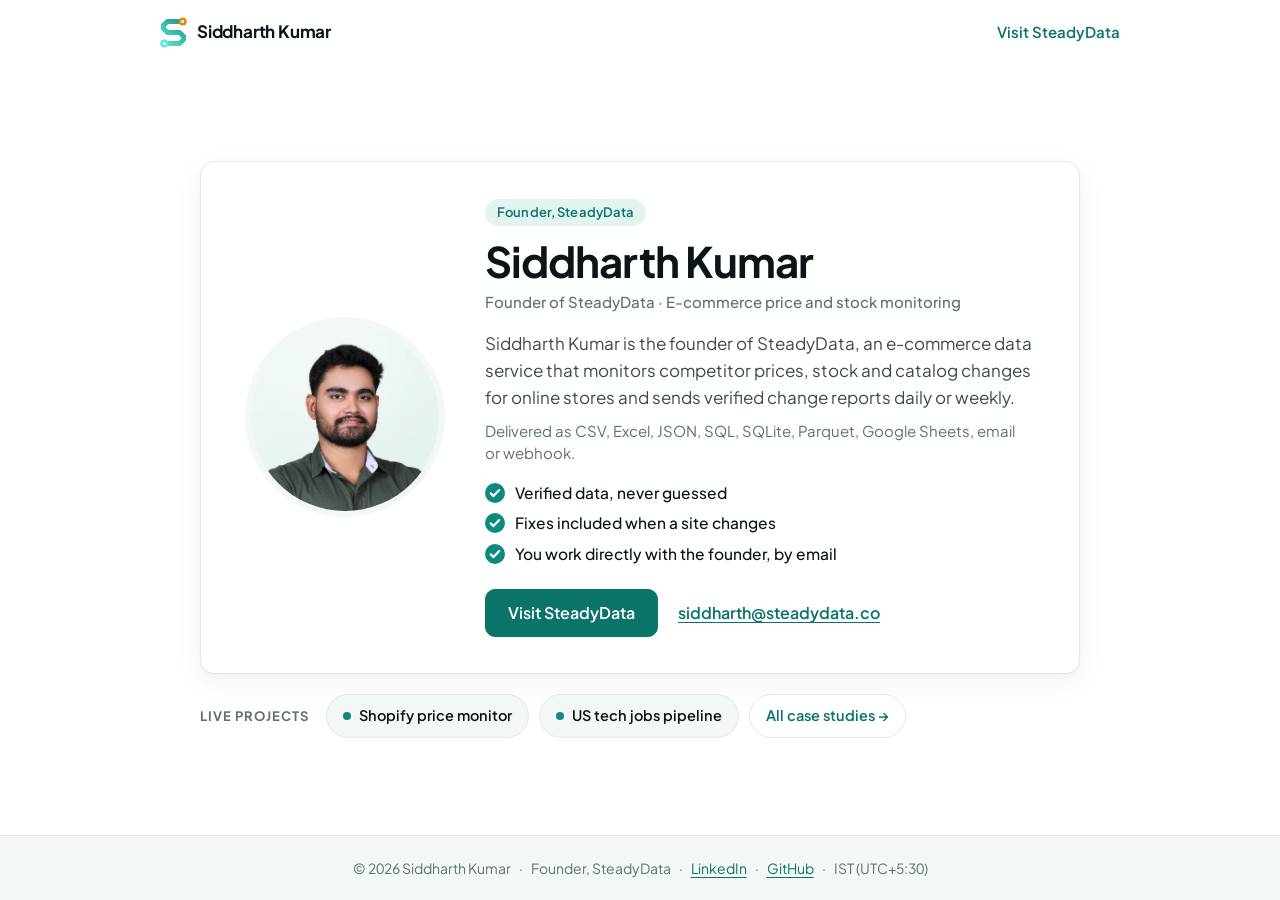
<file: index.html>
<!doctype html>
<html lang="en">
<head>
<meta charset="utf-8">
<meta name="viewport" content="width=device-width, initial-scale=1">
<meta http-equiv="Content-Security-Policy" content="default-src 'none'; img-src 'self'; style-src 'self'; font-src 'self'; connect-src 'self'; manifest-src 'self'; base-uri 'none'; form-action 'none'">
<meta name="referrer" content="strict-origin-when-cross-origin">
<title>Siddharth Kumar | Founder of SteadyData</title>
<meta name="description" content="Siddharth Kumar is the founder of SteadyData, an e-commerce data service that monitors competitor prices, stock and catalog changes for online stores.">
<link rel="canonical" href="https://siddharthkumar.com/">
<meta name="author" content="Siddharth Kumar">
<meta name="theme-color" content="#FFFFFF">
<meta name="color-scheme" content="light">
<link rel="icon" href="/favicon.ico" sizes="32x32">
<link rel="icon" href="/assets/img/icon.svg" type="image/svg+xml">
<link rel="apple-touch-icon" href="/assets/img/apple-touch-icon.png">
<link rel="manifest" href="/site.webmanifest">
<link rel="preload" href="assets/fonts/plus-jakarta-sans.woff2" as="font" type="font/woff2" crossorigin>
<link rel="stylesheet" href="assets/style.css?v=5">

<meta property="og:type" content="profile">
<meta property="og:site_name" content="Siddharth Kumar">
<meta property="og:url" content="https://siddharthkumar.com/">
<meta property="og:title" content="Siddharth Kumar | Founder of SteadyData">
<meta property="og:description" content="Siddharth Kumar is the founder of SteadyData, an e-commerce data service that monitors competitor prices, stock and catalog changes for online stores.">
<meta property="og:image" content="https://siddharthkumar.com/assets/og.png">
<meta property="og:image:type" content="image/png">
<meta property="og:image:width" content="1200">
<meta property="og:image:height" content="630">
<meta property="og:image:alt" content="Photo of Siddharth Kumar with the text: Siddharth Kumar, Founder, SteadyData. E-commerce price and stock monitoring.">
<meta property="profile:first_name" content="Siddharth">
<meta property="profile:last_name" content="Kumar">
<meta name="twitter:card" content="summary_large_image">
<meta name="twitter:title" content="Siddharth Kumar | Founder of SteadyData">
<meta name="twitter:description" content="Siddharth Kumar is the founder of SteadyData, an e-commerce data service that monitors competitor prices, stock and catalog changes for online stores.">
<meta name="twitter:image" content="https://siddharthkumar.com/assets/og.png">
<meta name="twitter:image:alt" content="Photo of Siddharth Kumar with the text: Siddharth Kumar, Founder, SteadyData. E-commerce price and stock monitoring.">

<script type="application/ld+json">
{
  "@context": "https://schema.org",
  "@type": "ProfilePage",
  "url": "https://siddharthkumar.com/",
  "name": "Siddharth Kumar | Founder of SteadyData",
  "dateModified": "2026-11-22",
  "mainEntity": {
    "@type": "Person",
    "@id": "https://siddharthkumar.com/#person",
    "name": "Siddharth Kumar",
    "url": "https://siddharthkumar.com/",
    "image": "https://siddharthkumar.com/assets/img/siddharth-kumar.webp",
    "email": "siddharth@steadydata.co",
    "jobTitle": "Founder",
    "description": "Siddharth Kumar is the founder of SteadyData, an e-commerce data service that monitors competitor prices, stock and catalog changes for online stores and sends verified change reports daily or weekly.",
    "worksFor": {
      "@type": "Organization",
      "@id": "https://steadydata.co/#org",
      "name": "SteadyData",
      "url": "https://steadydata.co/",
      "logo": "https://steadydata.co/assets/img/logo-512.png"
    },
    "knowsAbout": [
      "price monitoring",
      "competitor price tracking",
      "stock monitoring",
      "e-commerce data",
      "web scraping",
      "data extraction"
    ],
    "sameAs": [
      "https://www.linkedin.com/in/siddharthkumarx/",
      "https://github.com/siddharthkumarx",
      "https://www.linkedin.com/company/steadydata",
      "https://www.youtube.com/@SteadyData"
    ]
  }
}
</script>
</head>
<body>

<header class="top wrap">
  <a class="brand" href="/">
    <svg xmlns="http://www.w3.org/2000/svg" width="44" height="50" aria-hidden="true" focusable="false" viewBox="10 7 44 50"><defs><linearGradient id="sdmark" x1="49" x2="15" y1="12" y2="52" gradientUnits="userSpaceOnUse"><stop offset="0" stop-color="#1a9486"/><stop offset="1" stop-color="#5fe8d6"/></linearGradient></defs><path fill="none" stroke="url(#sdmark)" stroke-linejoin="round" stroke-width="8" d="M41 14H22l-6.5 6.5v5L22 32h20l6.5 6.5v5L42 50H23"/><path fill="#d98e14" fill-rule="evenodd" d="M40.4 14a6.6 6.6 0 1 0 13.2 0 6.6 6.6 0 1 0-13.2 0m4.1 0a2.5 2.5 0 1 1 5 0 2.5 2.5 0 1 1-5 0"/><path fill="#5fe8d6" fill-rule="evenodd" d="M10.4 50a6.6 6.6 0 1 0 13.2 0 6.6 6.6 0 1 0-13.2 0m4.1 0a2.5 2.5 0 1 1 5 0 2.5 2.5 0 1 1-5 0"/></svg>
    <span>Siddharth Kumar</span>
  </a>
  <a class="top-link" href="https://steadydata.co">Visit SteadyData</a>
</header>

<main class="wrap">
  <section class="card" aria-labelledby="name">
    <img class="photo" src="assets/img/siddharth-kumar-400.webp" srcset="assets/img/siddharth-kumar-400.webp 400w, assets/img/siddharth-kumar.webp 800w" sizes="(min-width: 768px) 200px, 120px" width="400" height="400" alt="Siddharth Kumar, founder of SteadyData">
    <div>
      <p class="pill">Founder, SteadyData</p>
      <h1 id="name">Siddharth Kumar</h1>
      <p class="sub">Founder of SteadyData · E-commerce price and stock monitoring</p>
      <p class="lead">Siddharth Kumar is the founder of SteadyData, an e-commerce data service that monitors competitor prices, stock and catalog changes for online stores and sends verified change reports daily or weekly.</p>
      <p class="delivery">Delivered as CSV, Excel, JSON, SQL, SQLite, Parquet, Google Sheets, email or webhook.</p>
      <ul class="promises">
        <li><svg viewBox="0 0 20 20" aria-hidden="true" focusable="false"><circle cx="10" cy="10" r="10" fill="#0E8A7D"/><path d="M5.8 10.4l2.7 2.7 5.7-6" fill="none" stroke="#FFFFFF" stroke-width="2.2" stroke-linecap="round" stroke-linejoin="round"/></svg>Verified data, never guessed</li>
        <li><svg viewBox="0 0 20 20" aria-hidden="true" focusable="false"><circle cx="10" cy="10" r="10" fill="#0E8A7D"/><path d="M5.8 10.4l2.7 2.7 5.7-6" fill="none" stroke="#FFFFFF" stroke-width="2.2" stroke-linecap="round" stroke-linejoin="round"/></svg>Fixes included when a site changes</li>
        <li><svg viewBox="0 0 20 20" aria-hidden="true" focusable="false"><circle cx="10" cy="10" r="10" fill="#0E8A7D"/><path d="M5.8 10.4l2.7 2.7 5.7-6" fill="none" stroke="#FFFFFF" stroke-width="2.2" stroke-linecap="round" stroke-linejoin="round"/></svg>You work directly with the founder, by email</li>
      </ul>
      <div class="actions">
        <a class="btn btn-primary" href="https://steadydata.co">Visit SteadyData</a>
        <a class="mail" href="mailto:siddharth@steadydata.co">siddharth@steadydata.co</a>
      </div>
    </div>
  </section>

  <nav class="projects" aria-labelledby="live">
    <h2 id="live">Live projects</h2>
    <ul class="chips">
      <li><a class="chip" href="https://siddharthkumar.com/ecommerce-price-monitor/"><span class="dot" aria-hidden="true"></span>Shopify price monitor</a></li>
      <li><a class="chip" href="https://siddharthkumar.com/job-postings-pipeline/"><span class="dot" aria-hidden="true"></span>US tech jobs pipeline</a></li>
      <li><a class="chip chip-more" href="https://steadydata.co/case-studies/">All case studies →</a></li>
    </ul>
  </nav>
</main>

<footer class="foot">
  <p class="wrap">
    <span>© 2026 Siddharth Kumar</span><span class="sep" aria-hidden="true">·</span>
    <span>Founder, SteadyData</span><span class="sep" aria-hidden="true">·</span>
    <a href="https://www.linkedin.com/in/siddharthkumarx/" rel="me">LinkedIn</a><span class="sep" aria-hidden="true">·</span>
    <a href="https://github.com/siddharthkumarx" rel="me">GitHub</a><span class="sep" aria-hidden="true">·</span>
    <span>IST (UTC+5:30)</span>
  </p>
</footer>

</body>
</html>
</file>
<file: assets/style.css>
@font-face {
  font-family: "Plus Jakarta Sans";
  src: url(fonts/plus-jakarta-sans.woff2) format("woff2");
  font-weight: 400 700;
  font-style: normal;
  font-display: swap;
}

:root {
  --page: #FFFFFF;
  --alt: #F3F8F7;
  --card: #FFFFFF;
  --border: #E2EAE8;
  --heading: #0B1416;
  --body: #3D4B49;
  --muted: #5F716E;
  --accent: #0B7468;
  --accent-hover: #095E55;
  --accent-soft: #E3F3F0;
  --good: #0E8A7D;
  --change: #D98E14;
  --radius: 14px;
  --shadow: 0 1px 2px rgba(11, 20, 22, .04), 0 8px 28px rgba(11, 20, 22, .06);
  --sans: "Plus Jakarta Sans", system-ui, -apple-system, "Segoe UI", Roboto, sans-serif;
  --gutter: 16px;
  color-scheme: light;
}

*, *::before, *::after { box-sizing: border-box; }
html { -webkit-text-size-adjust: 100%; text-size-adjust: 100%; }
body {
  margin: 0;
  min-height: 100vh;
  min-height: 100svh;
  display: flex;
  flex-direction: column;
  background: var(--page);
  color: var(--body);
  font: 400 1rem/1.6 var(--sans);
  font-variant-numeric: tabular-nums;
  -webkit-font-smoothing: antialiased;
}
h1, h2, p, ul { margin: 0; }
a { color: var(--accent); text-underline-offset: 3px; text-decoration-thickness: 1px; }
a:hover { color: var(--accent-hover); }
:focus-visible { outline: 3px solid var(--accent); outline-offset: 3px; border-radius: 6px; }
.nowrap { white-space: nowrap; }

.wrap { width: 100%; max-width: calc(960px + 2 * var(--gutter)); margin: 0 auto; padding: 0 var(--gutter); }

.top {
  display: flex;
  align-items: center;
  justify-content: space-between;
  gap: 16px;
  min-height: 64px;
}
.brand {
  display: inline-flex;
  align-items: center;
  gap: 10px;
  min-height: 44px;
  color: var(--heading);
  font-weight: 700;
  font-size: 1.0625rem;
  letter-spacing: -.012em;
  text-decoration: none;
}
.brand:hover { color: var(--heading); }
.brand svg { width: 27px; height: 31px; flex: none; }
.top-link {
  display: inline-flex;
  align-items: center;
  min-height: 44px;
  font-weight: 600;
  font-size: .9375rem;
  text-decoration: none;
}
.top-link:hover { text-decoration: underline; }

main {
  flex: 1;
  display: flex;
  flex-direction: column;
  justify-content: center;
  gap: 20px;
  padding: 8px 0 20px;
}

.card {
  width: 100%;
  max-width: 880px;
  margin: 0 auto;
  background: var(--card);
  border: 1px solid var(--border);
  border-radius: var(--radius);
  box-shadow: var(--shadow);
  padding: 24px 20px;
  display: grid;
  gap: 20px;
}
.photo {
  display: block;
  width: 120px;
  height: 120px;
  border-radius: 50%;
  border: 4px solid var(--alt);
  object-fit: cover;
  background: var(--alt);
}

.pill {
  display: inline-block;
  background: var(--accent-soft);
  color: var(--accent);
  font-weight: 600;
  font-size: .8125rem;
  line-height: 1;
  letter-spacing: .01em;
  padding: 7px 12px;
  border-radius: 999px;
}
h1 {
  margin-top: 12px;
  color: var(--heading);
  font-size: clamp(2rem, 1.6rem + 1.6vw, 2.625rem);
  line-height: 1.1;
  font-weight: 700;
  letter-spacing: -.022em;
}
.sub {
  margin-top: 6px;
  color: var(--muted);
  font-weight: 500;
  font-size: .9375rem;
}
.lead {
  margin-top: 16px;
  color: var(--body);
  font-size: 1.0625rem;
  line-height: 1.6;
  text-wrap: pretty;
}
.delivery {
  margin-top: 8px;
  color: var(--muted);
  font-size: .9375rem;
  line-height: 1.5;
  text-wrap: pretty;
}

.promises {
  list-style: none;
  padding: 0;
  margin-top: 16px;
  display: grid;
  gap: 6px;
}
.promises li {
  display: flex;
  align-items: flex-start;
  gap: 10px;
  color: var(--heading);
  font-weight: 500;
  font-size: .9688rem;
}
.promises svg { flex: none; width: 20px; height: 20px; margin-top: 2px; }

.actions {
  margin-top: 22px;
  display: flex;
  flex-wrap: wrap;
  align-items: center;
  gap: 12px 20px;
}
.btn {
  display: inline-flex;
  align-items: center;
  justify-content: center;
  min-height: 48px;
  padding: 0 22px;
  border-radius: 10px;
  font-weight: 600;
  font-size: 1rem;
  text-decoration: none;
  border: 1.5px solid var(--accent);
  transition: background-color .15s ease, border-color .15s ease, color .15s ease;
}
.btn-primary { background: var(--accent); color: #FFFFFF; }
.btn-primary:hover { background: var(--accent-hover); border-color: var(--accent-hover); color: #FFFFFF; }
.btn-secondary { background: var(--card); color: var(--accent); }
.btn-secondary:hover { background: var(--accent-soft); color: var(--accent-hover); border-color: var(--accent-hover); }
.mail {
  display: inline-flex;
  align-items: center;
  min-height: 44px;
  font-weight: 600;
}

.projects {
  width: 100%;
  max-width: 880px;
  margin: 0 auto;
  display: flex;
  flex-wrap: wrap;
  align-items: center;
  gap: 10px 10px;
}
.projects h2 {
  color: var(--muted);
  font-size: .8125rem;
  font-weight: 700;
  letter-spacing: .08em;
  text-transform: uppercase;
  margin-right: 6px;
}
.chips { list-style: none; padding: 0; display: flex; flex-wrap: wrap; gap: 10px; }
.chip {
  display: inline-flex;
  align-items: center;
  gap: 8px;
  min-height: 44px;
  padding: 0 16px;
  border-radius: 999px;
  background: var(--alt);
  border: 1px solid var(--border);
  color: var(--heading);
  font-weight: 600;
  font-size: .9063rem;
  text-decoration: none;
}
.chip:hover { border-color: var(--accent); color: var(--accent-hover); }
.dot { width: 8px; height: 8px; border-radius: 50%; background: var(--good); flex: none; }
.chip-more { background: var(--card); color: var(--accent); }

.foot {
  border-top: 1px solid var(--border);
  background: var(--alt);
  color: var(--muted);
  font-size: .875rem;
}
.foot p {
  display: flex;
  flex-wrap: wrap;
  justify-content: center;
  align-items: center;
  column-gap: 8px;
  row-gap: 0;
  padding: 10px var(--gutter);
  text-align: center;
}
.foot a { display: inline-flex; align-items: center; min-height: 44px; color: var(--accent); }
.sep { color: var(--muted); }

.missing { text-align: left; }
.missing .lead { margin-top: 12px; }

@media (min-width: 768px) {
  :root { --gutter: 32px; }
  .card {
    grid-template-columns: 200px 1fr;
    align-items: center;
    gap: 40px;
    padding: 36px 44px;
  }
  .photo { width: 200px; height: 200px; border-width: 6px; }
  .missing { grid-template-columns: 1fr; }
}

@media (prefers-reduced-motion: reduce) {
  .btn { transition: none; }
}
</file>
